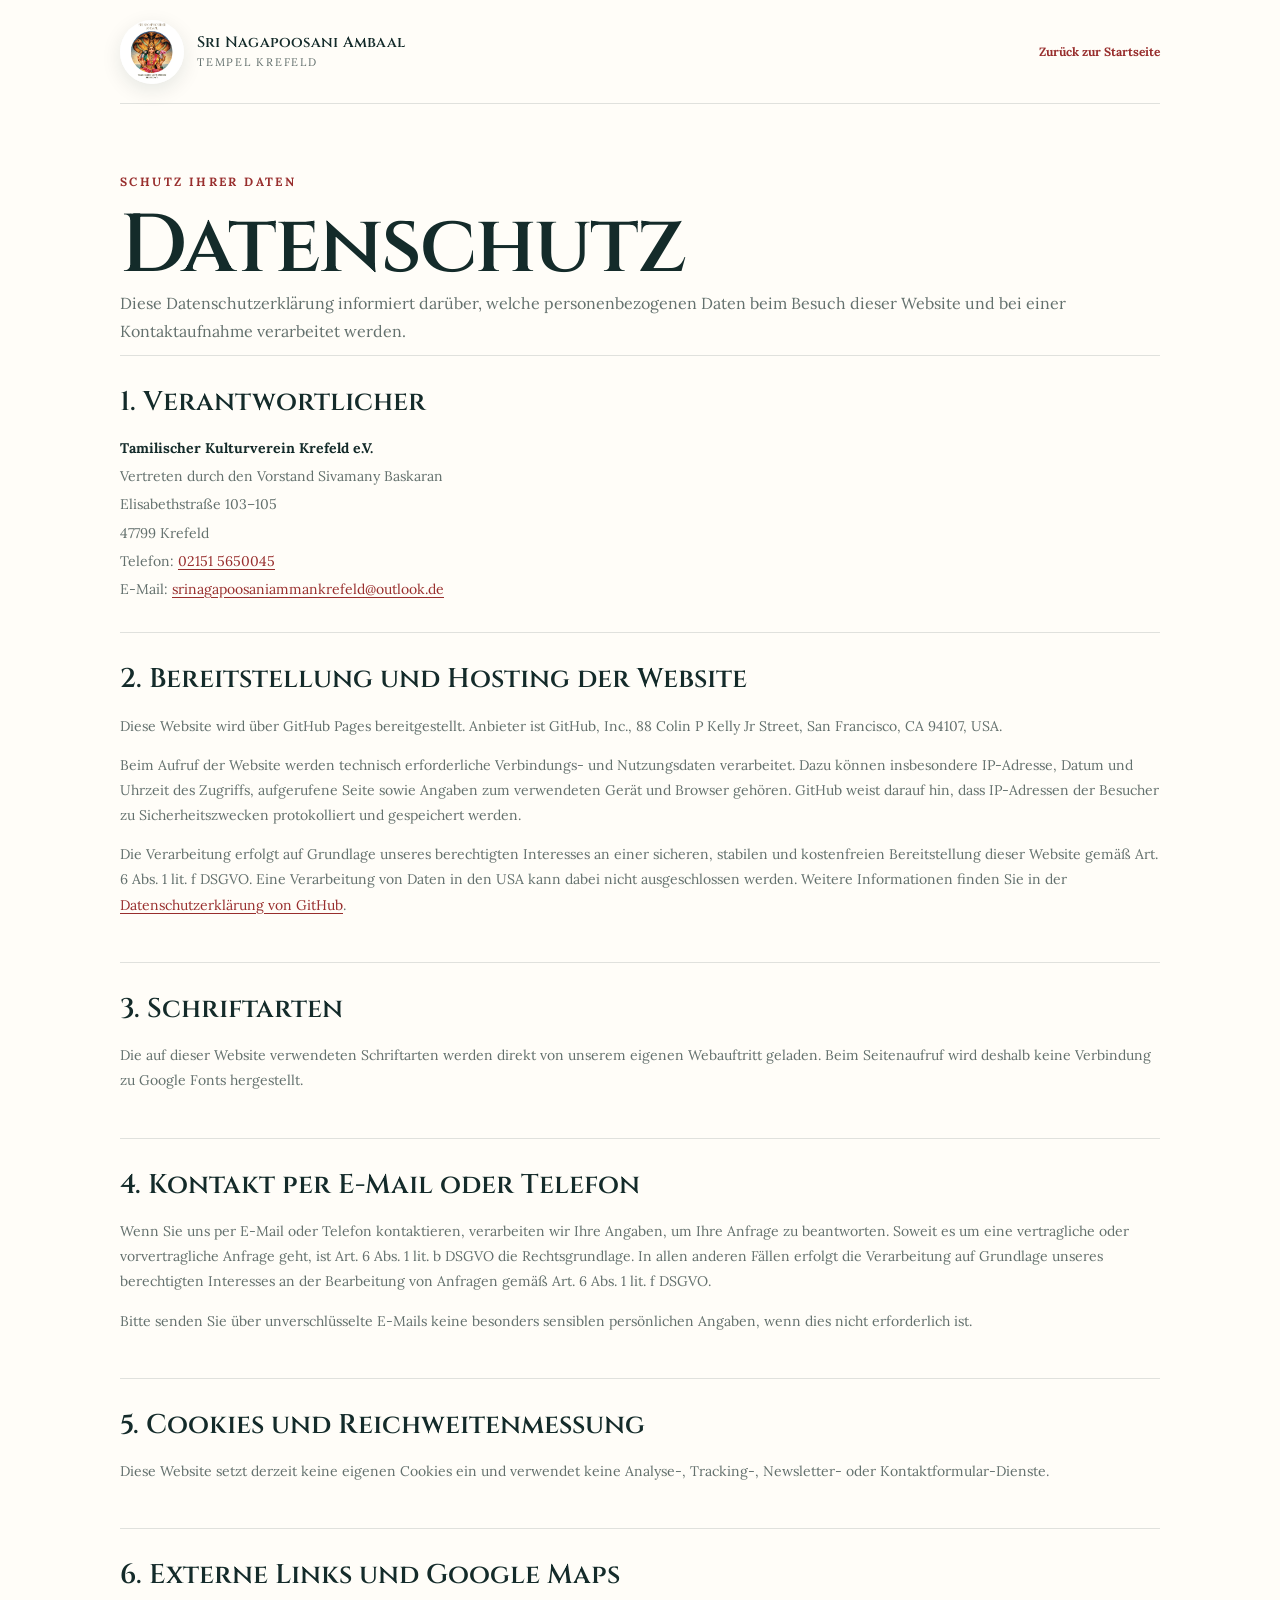
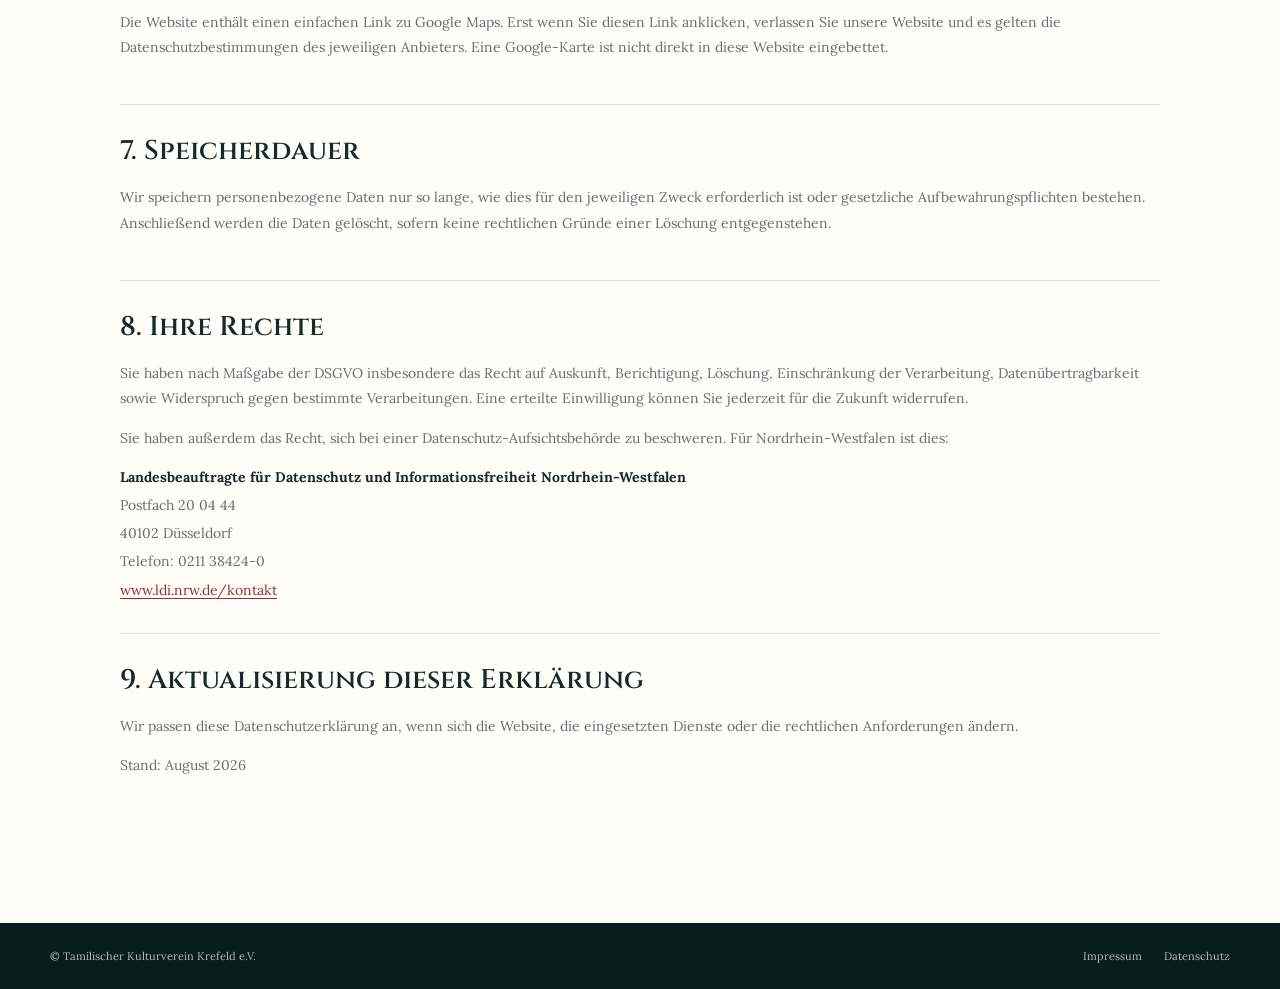
<file: datenschutz.html>
<!doctype html>
<html lang="de">
  <head>
    <meta charset="UTF-8" />
    <meta name="viewport" content="width=device-width, initial-scale=1.0" />
    <meta name="description" content="Datenschutzerklärung des Sri Nagapoosani Ambaal Tempels Krefeld." />
    <meta name="theme-color" content="#102f2e" />
    <title>Datenschutz | Sri Nagapoosani Ambaal Tempel Krefeld</title>
    <link rel="stylesheet" href="styles.css" />
  </head>
  <body class="legal-page">
    <a class="skip-link" href="#main-content">Zum Inhalt springen</a>

    <header class="legal-header">
      <a class="brand" href="index.html" aria-label="Zur Startseite">
        <img src="assets/logo.webp" alt="Logo des Sri Nagapoosani Ambaal Tempels Krefeld" />
        <span class="brand-name">
          <strong>Sri Nagapoosani Ambaal</strong>
          <small>Tempel Krefeld</small>
        </span>
      </a>
      <a class="back-link" href="index.html">Zurück zur Startseite</a>
    </header>

    <main class="legal-main" id="main-content">
      <p class="section-kicker">Schutz Ihrer Daten</p>
      <h1>Datenschutz</h1>
      <p class="legal-lead">Diese Datenschutzerklärung informiert darüber, welche personenbezogenen Daten beim Besuch dieser Website und bei einer Kontaktaufnahme verarbeitet werden.</p>

      <section class="legal-section">
        <h2>1. Verantwortlicher</h2>
        <div class="legal-address">
          <strong>Tamilischer Kulturverein Krefeld e.V.</strong>
          <span>Vertreten durch den Vorstand Sivamany Baskaran</span>
          <span>Elisabethstraße 103–105</span>
          <span>47799 Krefeld</span>
          <span>Telefon: <a href="tel:+4921515650045">02151 5650045</a></span>
          <span>E-Mail: <a href="mailto:srinagapoosaniammankrefeld@outlook.de">srinagapoosaniammankrefeld@outlook.de</a></span>
        </div>
      </section>

      <section class="legal-section">
        <h2>2. Bereitstellung und Hosting der Website</h2>
        <p>Diese Website wird über GitHub Pages bereitgestellt. Anbieter ist GitHub, Inc., 88 Colin P Kelly Jr Street, San Francisco, CA 94107, USA.</p>
        <p>Beim Aufruf der Website werden technisch erforderliche Verbindungs- und Nutzungsdaten verarbeitet. Dazu können insbesondere IP-Adresse, Datum und Uhrzeit des Zugriffs, aufgerufene Seite sowie Angaben zum verwendeten Gerät und Browser gehören. GitHub weist darauf hin, dass IP-Adressen der Besucher zu Sicherheitszwecken protokolliert und gespeichert werden.</p>
        <p>Die Verarbeitung erfolgt auf Grundlage unseres berechtigten Interesses an einer sicheren, stabilen und kostenfreien Bereitstellung dieser Website gemäß Art. 6 Abs. 1 lit. f DSGVO. Eine Verarbeitung von Daten in den USA kann dabei nicht ausgeschlossen werden. Weitere Informationen finden Sie in der <a href="https://docs.github.com/de/site-policy/privacy-policies/github-general-privacy-statement" target="_blank" rel="noreferrer">Datenschutzerklärung von GitHub</a>.</p>
      </section>

      <section class="legal-section">
        <h2>3. Schriftarten</h2>
        <p>Die auf dieser Website verwendeten Schriftarten werden direkt von unserem eigenen Webauftritt geladen. Beim Seitenaufruf wird deshalb keine Verbindung zu Google Fonts hergestellt.</p>
      </section>

      <section class="legal-section">
        <h2>4. Kontakt per E-Mail oder Telefon</h2>
        <p>Wenn Sie uns per E-Mail oder Telefon kontaktieren, verarbeiten wir Ihre Angaben, um Ihre Anfrage zu beantworten. Soweit es um eine vertragliche oder vorvertragliche Anfrage geht, ist Art. 6 Abs. 1 lit. b DSGVO die Rechtsgrundlage. In allen anderen Fällen erfolgt die Verarbeitung auf Grundlage unseres berechtigten Interesses an der Bearbeitung von Anfragen gemäß Art. 6 Abs. 1 lit. f DSGVO.</p>
        <p>Bitte senden Sie über unverschlüsselte E-Mails keine besonders sensiblen persönlichen Angaben, wenn dies nicht erforderlich ist.</p>
      </section>

      <section class="legal-section">
        <h2>5. Cookies und Reichweitenmessung</h2>
        <p>Diese Website setzt derzeit keine eigenen Cookies ein und verwendet keine Analyse-, Tracking-, Newsletter- oder Kontaktformular-Dienste.</p>
      </section>

      <section class="legal-section">
        <h2>6. Externe Links und Google Maps</h2>
        <p>Die Website enthält einen einfachen Link zu Google Maps. Erst wenn Sie diesen Link anklicken, verlassen Sie unsere Website und es gelten die Datenschutzbestimmungen des jeweiligen Anbieters. Eine Google-Karte ist nicht direkt in diese Website eingebettet.</p>
      </section>

      <section class="legal-section">
        <h2>7. Speicherdauer</h2>
        <p>Wir speichern personenbezogene Daten nur so lange, wie dies für den jeweiligen Zweck erforderlich ist oder gesetzliche Aufbewahrungspflichten bestehen. Anschließend werden die Daten gelöscht, sofern keine rechtlichen Gründe einer Löschung entgegenstehen.</p>
      </section>

      <section class="legal-section">
        <h2>8. Ihre Rechte</h2>
        <p>Sie haben nach Maßgabe der DSGVO insbesondere das Recht auf Auskunft, Berichtigung, Löschung, Einschränkung der Verarbeitung, Datenübertragbarkeit sowie Widerspruch gegen bestimmte Verarbeitungen. Eine erteilte Einwilligung können Sie jederzeit für die Zukunft widerrufen.</p>
        <p>Sie haben außerdem das Recht, sich bei einer Datenschutz-Aufsichtsbehörde zu beschweren. Für Nordrhein-Westfalen ist dies:</p>
        <div class="legal-address">
          <strong>Landesbeauftragte für Datenschutz und Informationsfreiheit Nordrhein-Westfalen</strong>
          <span>Postfach 20 04 44</span>
          <span>40102 Düsseldorf</span>
          <span>Telefon: 0211 38424-0</span>
          <span><a href="https://www.ldi.nrw.de/kontakt" target="_blank" rel="noreferrer">www.ldi.nrw.de/kontakt</a></span>
        </div>
      </section>

      <section class="legal-section">
        <h2>9. Aktualisierung dieser Erklärung</h2>
        <p>Wir passen diese Datenschutzerklärung an, wenn sich die Website, die eingesetzten Dienste oder die rechtlichen Anforderungen ändern.</p>
        <p>Stand: August 2026</p>
      </section>
    </main>

    <footer class="site-footer legal-footer">
      <div>
        <span>© Tamilischer Kulturverein Krefeld e.V.</span>
        <nav aria-label="Rechtliche Hinweise"><a href="impressum.html">Impressum</a><a href="datenschutz.html" aria-current="page">Datenschutz</a></nav>
      </div>
    </footer>
  </body>
</html>
</file>
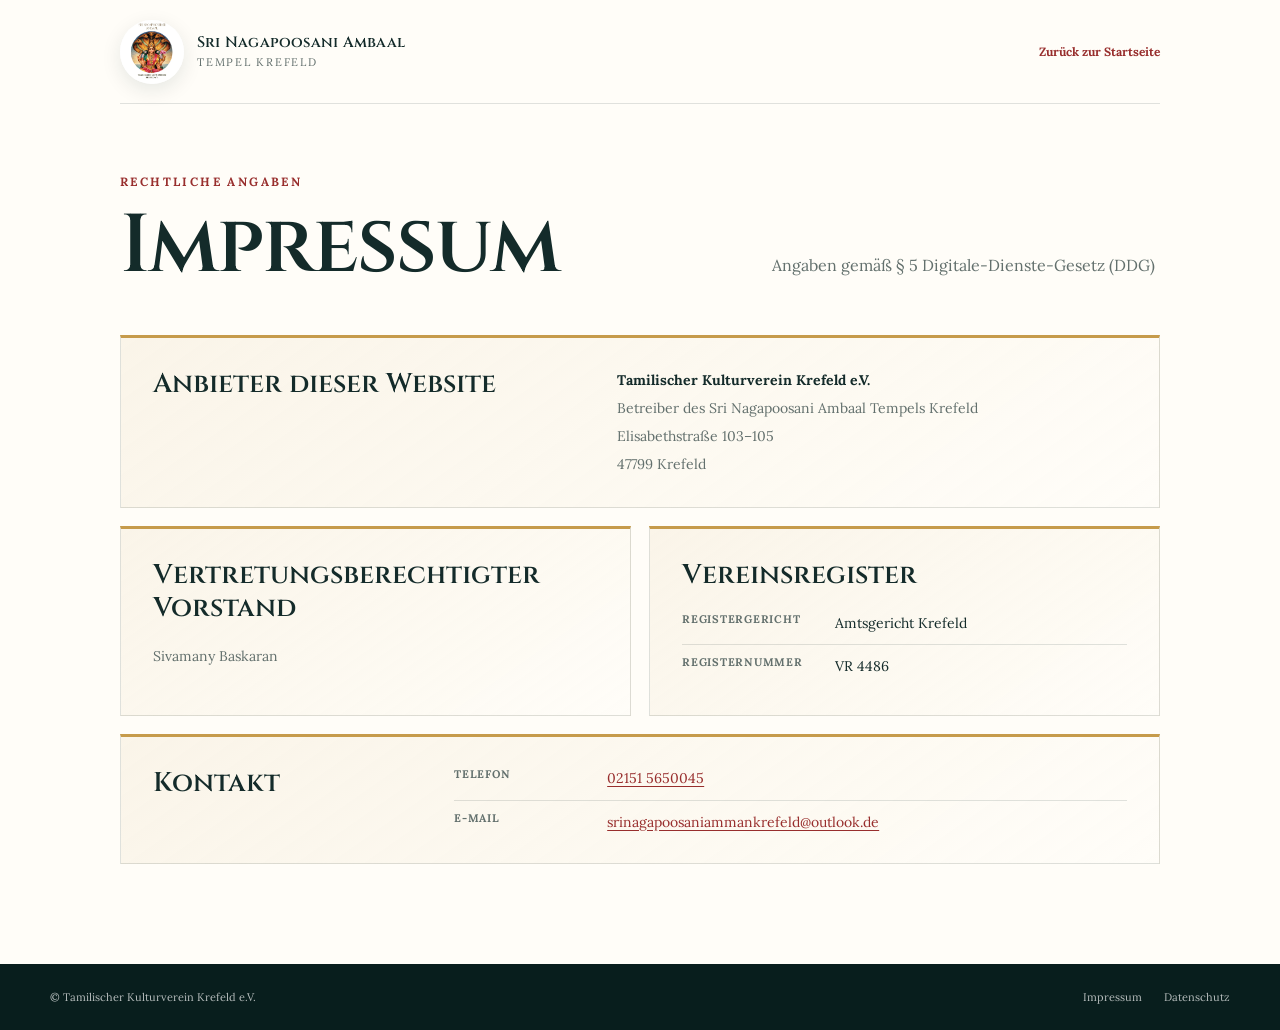
<file: impressum.html>
<!doctype html>
<html lang="de">
  <head>
    <meta charset="UTF-8" />
    <meta name="viewport" content="width=device-width, initial-scale=1.0" />
    <meta name="description" content="Impressum des Sri Nagapoosani Ambaal Tempels Krefeld." />
    <meta name="theme-color" content="#102f2e" />
    <title>Impressum | Sri Nagapoosani Ambaal Tempel Krefeld</title>
    <link rel="stylesheet" href="styles.css" />
  </head>
  <body class="legal-page">
    <a class="skip-link" href="#main-content">Zum Inhalt springen</a>

    <header class="legal-header">
      <a class="brand" href="index.html" aria-label="Zur Startseite">
        <img src="assets/logo.webp" alt="Logo des Sri Nagapoosani Ambaal Tempels Krefeld" />
        <span class="brand-name">
          <strong>Sri Nagapoosani Ambaal</strong>
          <small>Tempel Krefeld</small>
        </span>
      </a>
      <a class="back-link" href="index.html">Zurück zur Startseite</a>
    </header>

    <main class="legal-main" id="main-content">
      <div class="legal-hero">
        <div>
          <p class="section-kicker">Rechtliche Angaben</p>
          <h1>Impressum</h1>
        </div>
        <p class="legal-lead">Angaben gemäß § 5 Digitale-Dienste-Gesetz (DDG)</p>
      </div>

      <div class="legal-overview">
        <section class="legal-section legal-card legal-card-wide">
          <h2>Anbieter dieser Website</h2>
          <div class="legal-address">
            <strong>Tamilischer Kulturverein Krefeld e.V.</strong>
            <span>Betreiber des Sri Nagapoosani Ambaal Tempels Krefeld</span>
            <span>Elisabethstraße 103–105</span>
            <span>47799 Krefeld</span>
          </div>
        </section>

        <section class="legal-section legal-card">
          <h2>Vertretungsberechtigter Vorstand</h2>
          <p>Sivamany Baskaran</p>
        </section>

        <section class="legal-section legal-card">
          <h2>Vereinsregister</h2>
          <dl class="legal-details">
            <div><dt>Registergericht</dt><dd>Amtsgericht Krefeld</dd></div>
            <div><dt>Registernummer</dt><dd>VR 4486</dd></div>
          </dl>
        </section>

        <section class="legal-section legal-card legal-card-wide legal-contact-card">
          <h2>Kontakt</h2>
          <dl class="legal-details">
            <div><dt>Telefon</dt><dd><a href="tel:+4921515650045">02151 5650045</a></dd></div>
            <div><dt>E-Mail</dt><dd><a href="mailto:srinagapoosaniammankrefeld@outlook.de">srinagapoosaniammankrefeld@outlook.de</a></dd></div>
          </dl>
        </section>
      </div>
    </main>

    <footer class="site-footer legal-footer">
      <div>
        <span>© Tamilischer Kulturverein Krefeld e.V.</span>
        <nav aria-label="Rechtliche Hinweise"><a href="impressum.html" aria-current="page">Impressum</a><a href="datenschutz.html">Datenschutz</a></nav>
      </div>
    </footer>
  </body>
</html>
</file>
<file: styles.css>
@font-face {
  font-family: "Cinzel";
  src: url("fonts/cinzel-variable.ttf") format("truetype");
  font-style: normal;
  font-weight: 400 900;
  font-display: swap;
}
@font-face {
  font-family: "Lora";
  src: url("fonts/lora-variable.ttf") format("truetype");
  font-style: normal;
  font-weight: 400 700;
  font-display: swap;
}
@font-face {
  font-family: "Lora";
  src: url("fonts/lora-italic-variable.ttf") format("truetype");
  font-style: italic;
  font-weight: 400 700;
  font-display: swap;
}
@font-face {
  font-family: "Noto Sans Tamil";
  src: url("fonts/noto-sans-tamil.woff2") format("woff2");
  font-style: normal;
  font-weight: 400 600;
  font-display: swap;
}

:root {
  --ink: #142b2a;
  --deep: #0d2b2a;
  --deep-soft: #153d3a;
  --gold: #c69b4b;
  --gold-light: #e1c381;
  --red: #982e2d;
  --cream: #f9f2e5;
  --paper: #fffdf8;
  --muted: #63706d;
  --line: rgba(20, 43, 42, 0.13);
  --shadow: 0 24px 70px rgba(7, 31, 29, 0.18);
}

* { box-sizing: border-box; }
html { scroll-behavior: smooth; }
body {
  margin: 0;
  color: var(--ink);
  background: var(--paper);
  font-family: "Lora", Georgia, serif;
  -webkit-font-smoothing: antialiased;
}
html[lang="ta"] body { font-family: "Noto Sans Tamil", sans-serif; }
html[lang="ta"] :is(
  h1, h2, h3, .brand-name strong, .brand-name small, .desktop-nav a, .mobile-menu a,
  .eyebrow, .button, .image-caption span, .image-caption small, .section-kicker,
  .schedule-heading, .schedule-row, .schedule-note, .language, .site-footer
) { font-family: "Noto Sans Tamil", sans-serif; }
html[lang="ta"] .desktop-nav { gap: clamp(10px, 1.2vw, 22px); }
html[lang="ta"] .desktop-nav a { font-size: 12px; }
html[lang="ta"] .brand-name strong { line-height: 1.35; }
html[lang="ta"] .section-kicker { letter-spacing: 0.08em; }
html[lang="ta"] h1 { line-height: 1.26; letter-spacing: 0; }
html[lang="ta"] .section h2 { line-height: 1.3; letter-spacing: 0; }
html[lang="ta"] :is(.placeholder-grid h3, .offering-copy h3, .gallery-card h3, .legal-section h2, .legal-section h3) {
  line-height: 1.4;
  letter-spacing: 0;
}
body::selection { background: var(--gold-light); color: var(--deep); }
a { color: inherit; text-decoration: none; }
img { display: block; max-width: 100%; }
button { font: inherit; }

.skip-link {
  position: fixed; top: -100px; left: 20px; z-index: 1000;
  padding: 12px 18px; border-radius: 0 0 10px 10px;
  background: white; color: var(--deep);
}
.skip-link:focus { top: 0; }

.site-header {
  position: fixed; inset: 0 0 auto; z-index: 100;
  transition: background 180ms ease, box-shadow 180ms ease;
}
.site-header.scrolled {
  background: rgba(255, 253, 248, 0.96);
  box-shadow: 0 8px 34px rgba(8, 35, 33, 0.09);
  backdrop-filter: blur(12px);
}
.header-inner {
  width: min(1440px, calc(100% - 56px)); min-height: 100px; margin: 0 auto;
  display: flex; align-items: center; justify-content: space-between; gap: 30px;
}
.brand { display: flex; align-items: center; gap: 13px; min-width: 240px; }
.brand img {
  width: 72px; height: 72px; object-fit: contain; background: white;
  border-radius: 50%; box-shadow: 0 6px 20px rgba(10, 44, 41, 0.1);
}
.brand-name { display: flex; flex-direction: column; }
.brand-name strong { font: 600 15px/1.15 "Cinzel", serif; letter-spacing: 0.015em; }
.brand-name small { margin-top: 4px; color: var(--muted); font-size: 11px; letter-spacing: 0.16em; text-transform: uppercase; }
.desktop-nav { display: flex; align-items: center; justify-content: center; gap: clamp(16px, 2vw, 32px); }
.desktop-nav a { position: relative; font-size: 13px; font-weight: 600; }
.desktop-nav a::after {
  content: ""; position: absolute; left: 0; right: 100%; bottom: -8px; height: 2px;
  background: var(--gold); transition: right 160ms ease;
}
.desktop-nav a:hover::after, .desktop-nav a:focus-visible::after { right: 0; }
.header-actions { display: flex; align-items: center; gap: 14px; }
.header-socials { display: flex; align-items: center; gap: 6px; }
.header-socials a {
  width: 31px; height: 31px; display: grid; place-items: center; border-radius: 50%;
  color: var(--deep); border: 1px solid rgba(198, 155, 75, 0.46); background: rgba(255, 255, 255, 0.46);
  transition: color 160ms ease, background 160ms ease, transform 160ms ease;
}
.header-socials a:hover { color: white; background: var(--deep); transform: translateY(-2px); }
.header-socials svg { width: 15px; height: 15px; fill: currentColor; stroke: currentColor; stroke-width: 1.7; }
.header-socials svg rect, .header-socials svg circle { fill: none; }
.header-socials svg .social-dot, .header-socials svg .social-play { fill: currentColor; stroke: none; }
.language-switcher {
  display: flex; align-items: center; gap: 7px; padding: 9px 12px;
  border: 1px solid rgba(20, 43, 42, 0.14); border-radius: 999px;
  background: rgba(255, 255, 255, 0.56); font-size: 11px;
}
.language { border: 0; padding: 0; color: var(--ink); background: transparent; cursor: pointer; }
.language.active { color: var(--red); font-weight: 800; }
.language.pending { opacity: 0.62; }
.language:focus-visible { outline: 2px solid var(--gold); outline-offset: 4px; }
.menu-button { display: none; width: 42px; height: 42px; border: 0; border-radius: 50%; background: var(--deep); padding: 12px; }
.menu-button span { display: block; height: 2px; margin: 4px 0; background: white; }
.mobile-menu, .mobile-social-links { display: none; }

.hero {
  position: relative; min-height: 100svh; overflow: hidden;
  background: radial-gradient(circle at 12% 20%, rgba(216, 184, 117, 0.22), transparent 28%), linear-gradient(110deg, #fffdf8 0%, #fbf4e7 48%, #eae4d8 100%);
}
.hero::before {
  content: ""; position: absolute; top: -16vw; right: -13vw;
  width: 57vw; height: 57vw; border: 1px solid rgba(198, 155, 75, 0.28); border-radius: 50%;
  box-shadow: 0 0 0 38px rgba(198, 155, 75, 0.04), 0 0 0 82px rgba(198, 155, 75, 0.03);
}
.hero-pattern {
  position: absolute; inset: 0; opacity: 0.12;
  background-image: repeating-linear-gradient(45deg, transparent 0 48px, rgba(198, 155, 75, 0.18) 49px 50px);
  mask-image: linear-gradient(to right, black, transparent 50%);
}
.hero-content {
  position: relative; z-index: 2; width: min(1320px, calc(100% - 80px)); min-height: 100svh;
  margin: 0 auto; padding: 145px 0 90px; display: grid;
  grid-template-columns: minmax(0, 0.96fr) minmax(420px, 0.8fr); align-items: center;
  gap: clamp(40px, 7vw, 110px);
}
.hero-copy { max-width: 710px; }
.eyebrow, .section-kicker {
  margin: 0 0 22px; color: var(--red); font-size: 12px; font-weight: 700;
  letter-spacing: 0.2em; text-transform: uppercase;
}
.eyebrow { font-family: "Noto Sans Tamil", "Lora", serif; }
h1, h2, h3 { margin: 0; }
h1 {
  max-width: 690px; font: 600 clamp(49px, 5.4vw, 82px)/1.02 "Cinzel", serif;
  letter-spacing: -0.025em; text-wrap: balance;
}
.hero-lead {
  max-width: 620px; margin: 29px 0 0; color: var(--deep-soft);
  font: 600 clamp(19px, 1.7vw, 26px)/1.42 "Lora", Georgia, serif;
}
.hero-detail { max-width: 580px; margin: 18px 0 0; color: var(--muted); font-size: 15px; line-height: 1.75; }
.hero-buttons { display: flex; flex-wrap: wrap; gap: 12px; margin-top: 34px; }
.button {
  min-height: 52px; display: inline-flex; align-items: center; justify-content: center;
  padding: 0 24px; border-radius: 4px; font-size: 13px; font-weight: 700;
  letter-spacing: 0.01em;
  transition: transform 160ms ease, box-shadow 160ms ease, background 160ms ease, border-color 160ms ease;
}
.button:hover { transform: translateY(-2px); }
.button-primary { border: 1px solid rgba(225, 195, 129, 0.38); background: var(--deep); color: white; box-shadow: 0 12px 28px rgba(13, 43, 42, 0.2); }
.button-primary:hover { border-color: var(--gold-light); background: #164640; box-shadow: 0 15px 34px rgba(13, 43, 42, 0.26); }
.button-secondary { border: 1px solid rgba(20, 43, 42, 0.3); color: var(--deep); background: rgba(255, 255, 255, 0.34); }
.hero-address { display: flex; align-items: center; gap: 10px; margin-top: 30px; color: var(--muted); font-size: 12px; }
.address-mark { color: var(--red); font-size: 22px; }
.hero-visual { position: relative; justify-self: end; width: min(100%, 530px); }
.image-frame {
  position: relative; aspect-ratio: 0.76; overflow: hidden; border-radius: 48% 48% 6px 6px;
  border: 8px solid rgba(255, 255, 255, 0.82); box-shadow: var(--shadow); background: #193b49;
}
.image-frame::after { content: ""; position: absolute; inset: 0; box-shadow: inset 0 0 0 1px rgba(255, 223, 154, 0.28); pointer-events: none; }
.image-frame img { width: 100%; height: 100%; object-fit: cover; object-position: 50% 35%; }
.image-caption {
  position: relative; width: calc(100% - 24px); margin: 14px auto 0; padding: 25px 24px 22px;
  display: flex; flex-direction: column; align-items: center; overflow: hidden;
  color: white; text-align: center;
  border: 1px solid rgba(225, 195, 129, 0.38); border-top: 3px solid var(--gold);
  background: linear-gradient(135deg, #0d2b2a 0%, #17423e 100%);
  box-shadow: 0 16px 34px rgba(8, 33, 31, 0.17);
}
.image-caption::before {
  content: "◆"; position: absolute; top: 7px; left: 50%; transform: translateX(-50%);
  color: var(--gold-light); font-size: 8px;
}
.image-caption span {
  font: 600 24px/1.15 "Cinzel", serif;
  letter-spacing: 0.025em; text-shadow: 0 2px 12px rgba(0, 0, 0, 0.2);
}
.image-caption small {
  margin-top: 8px; color: var(--gold-light);
  font: italic 600 15px/1.35 "Lora", Georgia, serif; letter-spacing: 0.025em;
}
.scroll-cue {
  position: absolute; z-index: 3; left: 50%; bottom: 24px; transform: translateX(-50%);
  display: flex; align-items: center; gap: 10px; color: var(--muted);
  font-size: 10px; letter-spacing: 0.16em; text-transform: uppercase;
}
.scroll-cue b { color: var(--red); font-size: 20px; }

.section { padding: 110px 0; scroll-margin-top: 92px; }
.section-inner { width: min(1180px, calc(100% - 56px)); margin: 0 auto; }
.split { display: grid; grid-template-columns: 1fr 0.9fr; gap: 80px; align-items: end; }
html[lang="ta"] .intro-section .split { align-items: start; }
#termine .split { align-items: start; }

@media (min-width: 821px) {
  #termine .section-inner { width: min(1320px, calc(100% - 56px)); }
  #termine .split {
    grid-template-columns: minmax(0, 1fr) minmax(0, 1.2fr);
    gap: 64px;
  }
}
@media (min-width: 821px) and (max-width: 1040px) {
  #termine .split { grid-template-columns: 1fr; gap: 28px; }
}
@media (min-width: 1440px) {
  #termine .schedule-panel {
    position: relative;
    left: 24px;
    width: calc(100% + 24px);
  }
}
.section h2 { font: 600 clamp(36px, 4.1vw, 58px)/1.08 "Cinzel", serif; letter-spacing: -0.018em; }
.section h2::after {
  content: ""; display: block; width: 62px; height: 2px; margin-top: 20px;
  background: linear-gradient(90deg, var(--gold), rgba(198, 155, 75, 0));
}
.vision-section h2::after { margin-left: auto; margin-right: auto; background: linear-gradient(90deg, transparent, var(--gold-light), transparent); }
.section-intro, .narrow > p { margin: 0; color: var(--muted); line-height: 1.8; }
.section-intro p { margin: 0; }
.section-intro p + p { margin-top: 18px; }
.section-soft { background: var(--cream); }
.placeholder-grid { display: grid; gap: 18px; margin-top: 50px; }
.placeholder-grid.three { grid-template-columns: repeat(3, 1fr); }
.placeholder-grid article {
  position: relative; padding: 32px; border: 1px solid var(--line); border-top: 2px solid rgba(198, 155, 75, 0.7);
  background: rgba(255, 255, 255, 0.58); box-shadow: 0 16px 38px rgba(13, 43, 42, 0.07);
  transition: transform 180ms ease, box-shadow 180ms ease;
}
.placeholder-grid article:hover { transform: translateY(-3px); box-shadow: 0 22px 48px rgba(13, 43, 42, 0.11); }
.pooja-accent { display: block; width: 42px; height: 2px; background: var(--gold); }
.placeholder-grid h3 { margin-top: 30px; font: 600 22px/1.2 "Cinzel", serif; letter-spacing: 0.01em; }
.placeholder-grid p { color: var(--muted); font-size: 13px; }
.placeholder-grid p + p { margin-top: 14px; }
.placeholder-grid strong { color: var(--ink); }
.offering-feature {
  position: relative;
  display: grid;
  grid-template-columns: 74px minmax(0, 1fr) 220px;
  gap: 30px;
  align-items: center;
  margin-top: 28px;
  padding: 34px 38px;
  overflow: hidden;
  color: white;
  border: 1px solid rgba(217, 181, 105, 0.36);
  border-left: 4px solid var(--gold);
  background:
    radial-gradient(circle at 95% 10%, rgba(198, 155, 75, 0.18), transparent 34%),
    linear-gradient(135deg, #123735, var(--deep));
  box-shadow: 0 20px 46px rgba(13, 43, 42, 0.16);
}
.offering-feature::after {
  content: "";
  position: absolute;
  width: 170px;
  height: 170px;
  right: -92px;
  bottom: -104px;
  border: 1px solid rgba(217, 181, 105, 0.2);
  border-radius: 50%;
}
.offering-symbol {
  display: grid;
  place-items: center;
  width: 64px;
  height: 64px;
  border: 1px solid rgba(217, 181, 105, 0.55);
  border-radius: 50%;
  color: var(--gold-light);
  background: rgba(255, 255, 255, 0.05);
  box-shadow: inset 0 0 0 6px rgba(217, 181, 105, 0.06);
}
.offering-symbol span { font: 600 27px/1 "Lora", serif; }
.offering-copy { position: relative; z-index: 1; }
.offering-copy .section-kicker { margin-bottom: 10px; color: var(--gold-light); }
.offering-copy h3 { margin: 0 0 13px; font: 600 27px/1.18 "Cinzel", serif; }
.offering-copy p { margin: 0; color: rgba(255, 255, 255, 0.72); font-size: 13px; line-height: 1.7; }
.offering-copy p + p { margin-top: 8px; }
.offering-status {
  position: relative;
  z-index: 1;
  display: flex;
  flex-direction: column;
  gap: 7px;
  padding-left: 24px;
  border-left: 1px solid rgba(217, 181, 105, 0.32);
}
.offering-status span { color: var(--gold-light); font-size: 10px; font-weight: 700; letter-spacing: 0.12em; text-transform: uppercase; }
.offering-status strong { color: white; font: 600 15px/1.4 "Cinzel", serif; }
.schedule-panel {
  padding: 10px 18px 18px; border: 1px solid var(--line); border-top: 3px solid var(--gold);
  background: linear-gradient(145deg, rgba(255, 253, 248, 0.92), rgba(249, 242, 229, 0.72));
  box-shadow: 0 18px 44px rgba(13, 43, 42, 0.08);
}
.schedule-heading, .schedule-row {
  display: grid;
  grid-template-columns: minmax(0, 1.12fr) minmax(0, 1fr) minmax(0, 0.92fr) minmax(0, 1.18fr);
  gap: 16px;
  align-items: center;
  padding: 14px 4px;
  border-bottom: 1px solid var(--line);
}
.schedule-heading {
  color: var(--muted);
  font-size: 10px;
  font-weight: 700;
  letter-spacing: 0.12em;
  text-transform: uppercase;
}
.schedule-row { min-height: 64px; font-size: 13px; font-variant-numeric: tabular-nums; }
.schedule-heading > *, .schedule-row > * { min-width: 0; }
.schedule-row span { color: var(--muted); }
.schedule-row > span {
  justify-self: start;
  white-space: nowrap;
  text-align: left;
}
.schedule-heading > span:last-child, .schedule-row > span:last-child {
  justify-self: end;
  text-align: right;
}
.schedule-row > span:last-child { color: var(--deep); font-weight: 700; }
.schedule-row.holy-day {
  position: relative;
  color: var(--deep);
  background: linear-gradient(90deg, rgba(225, 195, 129, 0.3), rgba(225, 195, 129, 0.1));
}
.schedule-row.holy-day::before {
  content: "";
  position: absolute;
  top: 0;
  bottom: 0;
  left: -19px;
  width: 4px;
  background: var(--gold);
}
.schedule-row.holy-day strong {
  display: flex; flex-direction: column; align-items: flex-start; gap: 4px;
}
.schedule-row.holy-day strong::after {
  content: "✦ Heiliger Tag"; display: inline-flex; padding: 2px 5px; white-space: nowrap;
  color: #80601b; border: 1px solid rgba(198, 155, 75, 0.42); background: rgba(255, 253, 248, 0.52);
  font-size: 7px; font-weight: 700; letter-spacing: 0.07em; text-transform: uppercase;
}
html[lang="en"] .schedule-row.holy-day strong::after { content: "✦ Holy Day"; }
.schedule-row.holy-day span { color: var(--deep); font-weight: 700; }
.schedule-note { margin: 18px 0 0; color: var(--muted); font-size: 12px; line-height: 1.6; }
.announcement-card {
  display: grid;
  grid-template-columns: 42px 1fr auto;
  align-items: center;
  gap: 13px;
  margin-top: 18px;
  padding: 13px 15px;
  border: 1px solid rgba(198, 155, 75, 0.38);
  background: linear-gradient(120deg, rgba(255, 253, 248, 0.92), rgba(225, 195, 129, 0.18));
  box-shadow: 0 10px 24px rgba(13, 43, 42, 0.07);
  transition: transform 180ms ease, border-color 180ms ease, box-shadow 180ms ease, background 180ms ease;
}
.announcement-card:hover {
  transform: translateY(-2px);
  border-color: rgba(198, 155, 75, 0.75);
  background: linear-gradient(120deg, rgba(255, 253, 248, 1), rgba(225, 195, 129, 0.3));
  box-shadow: 0 15px 32px rgba(13, 43, 42, 0.12);
}
.announcement-icon {
  display: grid;
  place-items: center;
  width: 42px;
  height: 42px;
  border: 1px solid rgba(198, 155, 75, 0.42);
  border-radius: 50%;
  color: #8a671f;
  background: rgba(225, 195, 129, 0.18);
}
.announcement-icon svg { width: 20px; height: 20px; fill: none; stroke: currentColor; stroke-width: 1.5; stroke-linecap: round; stroke-linejoin: round; }
.announcement-copy { display: flex; flex-direction: column; gap: 3px; min-width: 0; }
.announcement-copy strong { color: var(--deep); font-size: 12px; letter-spacing: 0.02em; }
.announcement-copy small { color: var(--muted); font-size: 10px; line-height: 1.4; }
.announcement-arrow { color: #8a671f; font-size: 19px; transition: transform 180ms ease; }
.announcement-card:hover .announcement-arrow { transform: translate(2px, -2px); }
.section-dark { color: white; background: var(--deep); }
.section-dark .section-kicker { color: var(--gold-light); }
.section-dark .section-intro { color: rgba(255, 255, 255, 0.68); }
.visit-intro { display: grid; grid-template-columns: 1fr 1fr; gap: 22px 80px; align-items: end; }
.visit-intro .section-kicker { grid-column: 1 / -1; margin-bottom: 0; }
.visit-intro > p:last-child { margin: 0; color: rgba(255, 255, 255, 0.68); line-height: 1.8; }
.visit-list { display: grid; grid-template-columns: repeat(3, 1fr); gap: 1px; margin-top: 58px; background: rgba(255, 255, 255, 0.14); }
.visit-list article { position: relative; min-height: 138px; padding: 34px 28px 28px; background: var(--deep); }
.visit-list article::before { content: ""; position: absolute; top: 24px; left: 28px; width: 28px; height: 2px; background: var(--gold-light); }
.visit-list p { margin: 26px 0 0; color: rgba(255, 255, 255, 0.78); font-size: 13px; line-height: 1.65; }
.gallery-placeholder {
  min-height: 340px; margin-top: 44px; display: grid; place-items: center; padding: 30px;
  color: var(--muted); text-align: center; border: 1px dashed rgba(20, 43, 42, 0.26);
  background: linear-gradient(145deg, #f8f0df, #e9e3d8);
}
.gallery-grid { display: grid; grid-template-columns: repeat(2, minmax(0, 1fr)); gap: 20px; margin-top: 44px; }
.gallery-card {
  display: grid; grid-template-rows: auto 1fr; margin: 0; overflow: hidden;
  border-top: 3px solid var(--gold); background: var(--deep); box-shadow: 0 20px 48px rgba(13, 43, 42, 0.15);
}
.gallery-card img { width: 100%; aspect-ratio: 4 / 3; object-fit: cover; }
.gallery-card img.moolasthanam-gallery { object-position: 67% 42%; }
.gallery-card img.festtage-gallery { object-position: 50% 47%; }
.gallery-card figcaption { padding: 34px 32px 38px; color: white; }
.gallery-card figcaption > span { color: var(--gold-light); font-size: 10px; font-weight: 700; letter-spacing: 0.14em; text-transform: uppercase; }
.gallery-card h3 { margin: 13px 0 15px; font: 600 27px/1.16 "Cinzel", serif; }
.gallery-card p { margin: 0; color: rgba(255, 255, 255, 0.7); font-size: 13px; line-height: 1.75; }
.gallery-lead { max-width: 650px; margin: 22px 0 0; color: var(--muted); line-height: 1.75; }
.gallery-rail-heading {
  display: flex;
  align-items: center;
  justify-content: space-between;
  gap: 24px;
  margin-top: 42px;
}
.gallery-rail-heading p {
  margin: 0;
  color: var(--deep);
  font: 600 17px/1.35 "Cinzel", serif;
}
.gallery-rail-controls { display: flex; gap: 8px; }
.gallery-rail-controls button {
  width: 42px;
  height: 42px;
  display: grid;
  place-items: center;
  padding: 0;
  color: var(--deep);
  border: 1px solid rgba(198, 155, 75, 0.52);
  border-radius: 50%;
  background: var(--paper);
  cursor: pointer;
  transition: color 160ms ease, background 160ms ease, transform 160ms ease;
}
.gallery-rail-controls button:hover { color: white; background: var(--deep); transform: translateY(-2px); }
.gallery-rail {
  display: grid;
  grid-auto-flow: column;
  grid-auto-columns: minmax(250px, 28%);
  gap: 16px;
  margin-top: 16px;
  padding: 0 0 14px;
  overflow-x: auto;
  overscroll-behavior-inline: contain;
  scroll-behavior: smooth;
  scroll-snap-type: inline mandatory;
  scrollbar-width: none;
}
.gallery-rail::-webkit-scrollbar { display: none; }
.gallery-slide {
  position: relative;
  height: 310px;
  min-width: 0;
  padding: 0;
  overflow: hidden;
  color: white;
  text-align: left;
  border: 0;
  background: var(--deep);
  box-shadow: 0 16px 36px rgba(13, 43, 42, 0.13);
  cursor: zoom-in;
  scroll-snap-align: start;
}
.gallery-slide-wide { grid-column: span 1; }
.gallery-slide img {
  width: 100%;
  height: 100%;
  object-fit: cover;
  transition: transform 450ms ease, filter 450ms ease;
}
.gallery-slide:nth-child(1) img { object-position: 50% 48%; }
.gallery-slide:nth-child(2) img { object-position: 50% 52%; }
.gallery-slide:nth-child(3) img { object-position: 53% 52%; }
.gallery-slide:nth-child(4) img { object-position: 50% 48%; }
.gallery-slide:nth-child(5) img { object-position: 50% 54%; }
.gallery-slide:nth-child(6) img { object-position: 50% 52%; }
.gallery-slide::after {
  content: "";
  position: absolute;
  inset: 0;
  pointer-events: none;
  background: linear-gradient(180deg, transparent 52%, rgba(7, 29, 28, 0.88));
}

.gallery-slide small {
  position: absolute;
  z-index: 2;
  top: 14px;
  left: 14px;
  max-width: calc(100% - 28px);
  padding: 7px 10px 6px;
  color: var(--deep);
  border: 1px solid rgba(197, 151, 65, 0.42);
  border-radius: 999px;
  background: rgba(255, 250, 239, 0.92);
  box-shadow: 0 5px 16px rgba(7, 29, 28, 0.12);
  font: 700 11px/1.15 "Cinzel", serif;
  letter-spacing: 0.06em;
  text-transform: uppercase;
}
.gallery-slide span {
  position: absolute;
  z-index: 1;
  left: 0;
  right: 0;
  bottom: 0;
  padding: 32px 25px 22px;
  color: white;
  font: 600 16px/1.35 "Cinzel", serif;
  letter-spacing: 0.01em;
}
.gallery-slide:hover img, .gallery-slide:focus-visible img { transform: scale(1.035); filter: saturate(1.08); }
.gallery-slide:focus-visible { outline: 3px solid var(--gold); outline-offset: -3px; }
.gallery-lightbox {
  position: fixed;
  inset: 0;
  width: min(1120px, calc(100vw - 48px));
  max-width: none;
  height: min(850px, calc(100vh - 48px));
  max-height: none;
  margin: auto;
  padding: 0;
  overflow: hidden;
  color: white;
  border: 1px solid rgba(225, 195, 129, 0.34);
  background: #071d1c;
  box-shadow: 0 36px 120px rgba(0, 0, 0, 0.58);
}
.gallery-lightbox::backdrop { background: rgba(3, 16, 15, 0.88); backdrop-filter: blur(8px); }
.gallery-lightbox figure {
  height: 100%;
  display: grid;
  grid-template-rows: minmax(0, 1fr) auto;
  margin: 0;
}
.gallery-lightbox figure img { width: 100%; height: 100%; object-fit: contain; }
.gallery-lightbox figcaption {
  display: flex;
  align-items: center;
  justify-content: space-between;
  gap: 20px;
  min-height: 72px;
  padding: 18px 84px;
  border-top: 1px solid rgba(255, 255, 255, 0.1);
  background: var(--deep);
}
.gallery-lightbox figcaption span { font: 600 16px/1.35 "Cinzel", serif; }
.gallery-lightbox figcaption small { color: var(--gold-light); font-size: 12px; letter-spacing: 0.12em; }
.gallery-lightbox-close, .gallery-lightbox-nav {
  position: absolute;
  z-index: 2;
  display: grid;
  place-items: center;
  padding: 0;
  color: white;
  border: 1px solid rgba(255, 255, 255, 0.25);
  border-radius: 50%;
  background: rgba(7, 29, 28, 0.72);
  cursor: pointer;
  backdrop-filter: blur(8px);
  transition: color 160ms ease, background 160ms ease, transform 160ms ease;
}
.gallery-lightbox-close:hover, .gallery-lightbox-nav:hover { color: var(--deep); background: var(--gold-light); transform: scale(1.04); }
.gallery-lightbox-close { top: 18px; right: 18px; width: 46px; height: 46px; font-size: 29px; }
.gallery-lightbox-nav { top: 50%; width: 50px; height: 50px; font-size: 20px; transform: translateY(-50%); }
.gallery-lightbox-nav:hover { transform: translateY(-50%) scale(1.04); }
.gallery-lightbox-prev { left: 18px; }
.gallery-lightbox-next { right: 18px; }
.vision-section { color: white; text-align: center; background: linear-gradient(rgba(13, 43, 42, 0.94), rgba(13, 43, 42, 0.94)), #0d2b2a; }
.narrow { max-width: 820px; }
.narrow > p { margin: 26px auto 0; color: rgba(255, 255, 255, 0.7); }
.status-pill { display: inline-flex; margin-top: 30px; padding: 10px 14px; color: var(--gold-light); border: 1px solid rgba(225, 195, 129, 0.38); border-radius: 999px; font-size: 11px; letter-spacing: 0.08em; text-transform: uppercase; }
.support-section {
  background:
    radial-gradient(circle at 8% 8%, rgba(198, 155, 75, 0.12), transparent 28%),
    linear-gradient(145deg, #fffdf8, #f8f0e2);
}
.support-heading { max-width: 850px; margin: 0 auto; text-align: center; }
.support-heading h2::after {
  margin-right: auto; margin-left: auto;
  background: linear-gradient(90deg, transparent, var(--gold), transparent);
}
.support-heading > p:last-child { margin: 26px auto 0; color: var(--muted); font-size: 15px; line-height: 1.8; }
.support-grid { display: grid; grid-template-columns: repeat(2, minmax(0, 1fr)); gap: 24px; margin-top: 54px; }
.support-card {
  position: relative; display: flex; flex-direction: column; min-width: 0; padding: 40px;
  border: 1px solid rgba(20, 43, 42, 0.13); border-top: 4px solid var(--gold);
  background: rgba(255, 253, 248, 0.91); box-shadow: 0 24px 55px rgba(13, 43, 42, 0.1);
}
.support-card-future { border-top-color: var(--deep); }
.support-label {
  margin: 0 0 15px; color: var(--red); font-size: 10px; font-weight: 800;
  letter-spacing: 0.13em; text-transform: uppercase;
}
.support-card h3 { font: 600 clamp(25px, 2.3vw, 34px)/1.18 "Cinzel", serif; text-wrap: balance; }
.support-card > p:not(.support-label, .allocation-note) { margin: 22px 0 0; color: var(--muted); font-size: 13px; line-height: 1.78; }
.support-card > p + p:not(.support-label) { margin-top: 13px; }
.allocation-note {
  margin: 18px 0 0; padding: 16px 18px; color: var(--deep);
  border: 1px solid rgba(166, 45, 45, 0.18); border-left: 4px solid var(--red);
  background: linear-gradient(135deg, #ead39a, #f7ead0);
  box-shadow: 0 9px 22px rgba(13, 43, 42, 0.08);
  font-size: 12px; font-weight: 600; line-height: 1.65;
}
.donation-purpose {
  display: flex; flex-wrap: wrap; align-items: center; justify-content: space-between; gap: 8px 18px;
  margin-top: auto; padding: 17px 18px; border: 1px solid rgba(198, 155, 75, 0.38);
  background: #fbf3e3;
}
.donation-purpose span { color: var(--muted); font-size: 10px; font-weight: 700; letter-spacing: 0.09em; text-transform: uppercase; }
.donation-purpose strong { color: var(--red); font-size: 13px; overflow-wrap: anywhere; }
.bank-details { margin-top: 14px; padding: 24px; color: white; background: linear-gradient(135deg, #0d2b2a, #17423e); }
.bank-details h4 { margin: 0 0 17px; color: var(--gold-light); font: 600 16px/1.3 "Cinzel", serif; }
.bank-details dl { margin: 0; }
.bank-details dl > div { display: grid; grid-template-columns: 104px minmax(0, 1fr); gap: 12px; padding: 7px 0; }
.bank-details dt { color: rgba(255, 255, 255, 0.58); font-size: 10px; font-weight: 700; letter-spacing: 0.07em; text-transform: uppercase; }
.bank-details dd { min-width: 0; margin: 0; font-size: 12px; font-weight: 600; line-height: 1.5; overflow-wrap: anywhere; }
.donation-hint { max-width: 920px; margin: 26px auto 0; color: var(--muted); text-align: center; font-size: 11px; line-height: 1.75; }
.contact-section { background: #f7f1e6; }
.contact-section .section-kicker { margin-bottom: 14px; }
.contact-section h2 { font-size: clamp(30px, 3vw, 42px); }
html[lang="ta"] .contact-section h2 { line-height: 1.3; }
.contact-section h2::after { display: none; }
.contact-grid { display: grid; grid-template-columns: 1.25fr 0.9fr auto; align-items: end; gap: 60px; }
.contact-grid > div:first-child { width: min(560px, 100%); }
.contact-grid > div:first-child > p:not(.section-kicker) { text-align: center; }
.contact-grid p { color: var(--muted); }
.contact-logo { display: block; width: 82px; height: 82px; object-fit: contain; margin: 24px auto 16px; border-radius: 50%; background: rgba(255,253,248,.78); box-shadow: 0 10px 28px rgba(13,43,42,.10); }
.route-planner-button { cursor: pointer; font-family: inherit; }
.route-dialog {
  width: min(460px, calc(100vw - 32px)); padding: 0; border: 0; border-radius: 16px;
  color: var(--ink); background: transparent; box-shadow: 0 28px 80px rgba(7, 31, 29, 0.3);
}
.route-dialog::backdrop { background: rgba(5, 25, 24, 0.58); backdrop-filter: blur(4px); }
.route-dialog-panel { position: relative; padding: 34px; background: var(--paper); border-top: 3px solid var(--gold); }
.route-dialog .section-kicker { margin-bottom: 10px; }
.route-dialog h2 { margin: 0; font: 600 30px/1.15 "Cinzel", serif; }
html[lang="ta"] .route-dialog h2 { font-family: "Noto Sans Tamil", sans-serif; line-height: 1.35; }
.route-dialog-copy { margin: 12px 0 22px; color: var(--muted); line-height: 1.6; }
.route-dialog-close {
  position: absolute; top: 14px; right: 14px; width: 38px; height: 38px; border: 1px solid var(--line);
  border-radius: 50%; background: transparent; color: var(--deep); cursor: pointer; font-size: 25px; line-height: 1;
}
.route-options { display: grid; gap: 10px; }
.route-options a {
  min-height: 52px; display: flex; align-items: center; padding: 0 18px; border: 1px solid var(--line);
  border-radius: 8px; background: white; color: var(--deep); font-weight: 700; transition: transform 160ms ease, border-color 160ms ease, background 160ms ease;
}
.route-options a:hover, .route-options a:focus-visible { transform: translateY(-1px); border-color: var(--gold); background: var(--cream); }
@media (min-width: 821px) {
  html[lang="ta"] .contact-logo { transform: translateX(-72px); }
  html[lang="ta"] .contact-grid > div:first-child > p:not(.section-kicker) { transform: translateX(-72px); }
  html[lang="ta"] .contact-grid > div:first-child .social-links { transform: translateX(-72px); margin-top: 14px; }
  html[lang="ta"] .contact-grid address { transform: translateY(-34px); }
}
.social-links { display: flex; flex-wrap: wrap; justify-content: center; gap: 9px; margin-top: 25px; }
.social-links a {
  min-height: 39px; display: inline-flex; align-items: center; gap: 8px; padding: 8px 12px;
  color: var(--deep); border: 1px solid rgba(198, 155, 75, 0.52); background: rgba(255, 253, 248, 0.68);
  font-size: 11px; font-weight: 700; box-shadow: 0 8px 20px rgba(13, 43, 42, 0.06);
  transition: color 160ms ease, background 160ms ease, transform 160ms ease;
}
.social-links a:hover { color: white; background: var(--deep); transform: translateY(-2px); }
.social-links svg { width: 18px; height: 18px; fill: currentColor; stroke: currentColor; stroke-width: 1.6; }
.social-links svg rect, .social-links svg circle { fill: none; }
.social-links svg .social-dot, .social-links svg .social-play { fill: currentColor; stroke: none; }
address { display: flex; flex-direction: column; gap: 8px; font-style: normal; font-size: 14px; }
address strong { margin-bottom: 8px; }
address a { color: var(--red); font-weight: 700; overflow-wrap: anywhere; }
address a small { color: var(--muted); font-size: 11px; font-weight: 500; }
.site-footer { padding: 26px 0; color: rgba(255, 255, 255, 0.7); background: #081e1d; font-size: 11px; }
.site-footer > div { width: min(1180px, calc(100% - 56px)); margin: 0 auto; display: flex; justify-content: space-between; gap: 20px; }
.site-footer nav { display: flex; gap: 22px; }
.site-footer > .footer-inner {
  display: grid; grid-template-columns: minmax(0, 1fr) auto;
  align-items: center; gap: 14px 32px;
}
.footer-credit {
  grid-column: 1; grid-row: 2;
  margin: 0; text-align: left; line-height: 1.65;
  color: rgba(255, 255, 255, 0.86);
  font-size: 11px; letter-spacing: 0.035em;
}
.footer-meta { display: contents; }
.footer-meta > span {
  grid-column: 1 / -1; grid-row: 1;
  padding-bottom: 14px; border-bottom: 1px solid rgba(198, 155, 75, 0.28);
}
.footer-meta > nav { grid-column: 2; grid-row: 2; justify-self: end; }
.language-note {
  position: fixed; z-index: 200; right: 24px; bottom: 24px; max-width: 360px; padding: 15px 18px;
  color: white; background: var(--deep); border-left: 3px solid var(--gold); box-shadow: var(--shadow);
  opacity: 0; transform: translateY(16px); pointer-events: none;
  transition: opacity 180ms ease, transform 180ms ease; font-size: 12px;
}
.language-note.visible { opacity: 1; transform: translateY(0); }

.legal-page { min-height: 100vh; background: var(--paper); }
.legal-header {
  width: min(1040px, calc(100% - 56px)); min-height: 104px; margin: 0 auto;
  display: flex; align-items: center; justify-content: space-between; gap: 24px;
  border-bottom: 1px solid var(--line);
}
.legal-header .brand img { width: 64px; height: 64px; }
.back-link { color: var(--red); font-size: 12px; font-weight: 700; }
.legal-main { width: min(1040px, calc(100% - 56px)); margin: 0 auto; padding: 70px 0 100px; }
.legal-main .section-kicker { margin-bottom: 16px; }
.legal-main h1 { max-width: none; font-size: clamp(52px, 7vw, 82px); }
.legal-hero { display: grid; grid-template-columns: 1.2fr 0.8fr; align-items: end; gap: 70px; margin-bottom: 46px; }
.legal-lead { margin: 0 0 10px; color: var(--muted); line-height: 1.75; }
.legal-section { padding: 30px 0; border-top: 1px solid var(--line); }
.legal-section h2 { margin-bottom: 18px; font: 600 27px/1.2 "Cinzel", serif; }
.legal-section h3 { margin: 24px 0 10px; font: 600 19px/1.25 "Cinzel", serif; }
.legal-section p, .legal-section li, .legal-address { color: var(--muted); font-size: 14px; line-height: 1.8; }
.legal-section p { margin: 0 0 14px; }
.legal-section ul { margin: 0; padding-left: 20px; }
.legal-address { display: flex; flex-direction: column; gap: 3px; }
.legal-address strong { color: var(--ink); }
.legal-section a { color: var(--red); text-decoration: underline; text-underline-offset: 3px; }
.legal-footer { margin-top: 0; }
.legal-overview { display: grid; grid-template-columns: repeat(2, minmax(0, 1fr)); gap: 18px; }
.legal-overview .legal-card {
  min-height: 190px; padding: 30px 32px; border: 1px solid var(--line); border-top: 3px solid var(--gold);
  background: linear-gradient(145deg, rgba(249, 242, 229, 0.82), rgba(255, 253, 248, 0.96));
}
.legal-overview .legal-card-wide { grid-column: 1 / -1; min-height: 0; }
.legal-overview .legal-card-wide:not(.legal-contact-card) {
  display: grid; grid-template-columns: 0.9fr 1.1fr; gap: 46px; align-items: start;
}
.legal-overview .legal-card h2 { margin: 0 0 20px; font-size: 27px; }
.legal-overview .legal-card-wide:not(.legal-contact-card) h2 { margin-bottom: 0; }
.legal-overview .legal-card p { margin-bottom: 0; }
.legal-details { margin: 0; }
.legal-details > div { display: grid; grid-template-columns: 135px minmax(0, 1fr); gap: 18px; padding: 10px 0; border-bottom: 1px solid var(--line); }
.legal-details > div:first-child { padding-top: 0; }
.legal-details > div:last-child { padding-bottom: 0; border-bottom: 0; }
.legal-details dt { color: var(--muted); font-size: 11px; font-weight: 700; letter-spacing: 0.07em; text-transform: uppercase; }
.legal-details dd { min-width: 0; margin: 0; color: var(--ink); font-size: 14px; line-height: 1.6; overflow-wrap: anywhere; }
.legal-contact-card { display: grid; grid-template-columns: 0.55fr 1.45fr; gap: 46px; align-items: start; }
.legal-contact-card h2 { margin-bottom: 0 !important; }

@media (max-width: 1180px) {
  .desktop-nav { display: none; }
  .menu-button { display: block; }
  .mobile-menu {
    position: absolute; right: 28px; top: 88px; width: min(310px, calc(100% - 56px));
    padding: 18px; display: none; flex-direction: column; gap: 6px; background: white; box-shadow: var(--shadow);
  }
  .mobile-menu.open { display: flex; }
  .mobile-menu a { padding: 12px; border-bottom: 1px solid var(--line); font-weight: 600; font-size: 13px; }
  .mobile-social-links { gap: 8px; margin-top: 8px; padding-top: 10px; border-top: 1px solid var(--line); }
  .mobile-social-links a { flex: 1; padding: 10px 6px; color: var(--deep); text-align: center; border: 1px solid rgba(198, 155, 75, 0.46); font-size: 10px; }
  .hero-content { grid-template-columns: 1fr 0.8fr; width: min(1180px, calc(100% - 56px)); gap: 45px; }
}

@media (max-width: 820px) {
  .header-inner { width: calc(100% - 32px); min-height: 82px; }
  .brand { min-width: 0; }
  .brand img { width: 58px; height: 58px; }
  .brand-name { display: none; }
  .header-socials { display: none; }
  .mobile-menu.open .mobile-social-links { display: flex; }
  .language-switcher { padding: 8px 10px; }
  .hero-content { width: calc(100% - 36px); padding: 112px 0 80px; grid-template-columns: 1fr; gap: 38px; }
  .hero-copy { text-align: center; }
  .hero-detail, .hero-lead { margin-left: auto; margin-right: auto; }
  .hero-buttons, .hero-address { justify-content: center; }
  h1 { font-size: clamp(49px, 14vw, 72px); }
  .hero-visual { width: min(88%, 480px); margin: 0 auto; justify-self: center; }
  .image-caption { width: calc(100% - 18px); margin-top: 13px; padding: 23px 18px 20px; }
  .image-caption span { font-size: 24px; }
  .image-caption small { font-size: 14px; }
  .scroll-cue { display: none; }
  .section { padding: 80px 0; }
  .section-inner { width: calc(100% - 36px); }
  .split, .contact-grid { grid-template-columns: 1fr; gap: 28px; align-items: start; }
  .visit-intro { grid-template-columns: 1fr; gap: 24px; }
  .visit-intro .section-kicker { grid-column: auto; }
  .visit-list { grid-template-columns: 1fr 1fr; }
  .placeholder-grid.three { grid-template-columns: 1fr; }
  .support-grid { grid-template-columns: 1fr; }
  .offering-feature { grid-template-columns: 64px 1fr; gap: 24px; padding: 30px; }
  .offering-status { grid-column: 2; padding: 18px 0 0; border-top: 1px solid rgba(217, 181, 105, 0.32); border-left: 0; }
  .gallery-grid { grid-template-columns: 1fr; }
  .gallery-card figcaption { padding: 30px 26px 34px; }
  .gallery-rail { grid-auto-columns: minmax(240px, 58%); }
  .gallery-lightbox { width: calc(100vw - 28px); height: calc(100vh - 28px); }
  .gallery-lightbox figcaption { padding: 18px 72px; }
  .site-footer > div { width: calc(100% - 36px); flex-direction: column; }
  .site-footer > .footer-inner { grid-template-columns: minmax(0, 1fr); gap: 12px; text-align: center; }
  .footer-credit { grid-column: 1; grid-row: 2; text-align: center; }
  .footer-meta > span { grid-column: 1; grid-row: 1; padding-bottom: 12px; }
  .footer-meta > nav { grid-column: 1; grid-row: 3; justify-self: center; }
  .legal-header { width: calc(100% - 36px); }
  .legal-header .brand-name { display: flex; }
  .legal-main { width: calc(100% - 36px); padding: 60px 0 80px; }
  .legal-hero { grid-template-columns: 1fr; gap: 16px; margin-bottom: 34px; }
  .legal-lead { margin-bottom: 0; }
  .legal-overview { grid-template-columns: 1fr; }
  .legal-overview .legal-card, .legal-overview .legal-card-wide { grid-column: auto; min-height: 0; }
  .legal-overview .legal-card-wide:not(.legal-contact-card), .legal-contact-card { grid-template-columns: 1fr; gap: 18px; }
  .legal-overview .legal-card-wide:not(.legal-contact-card) h2, .legal-contact-card h2 { margin-bottom: 0; }
}

@media (max-width: 620px) {
  #termine .schedule-panel {
    overflow-x: auto;
    -webkit-overflow-scrolling: touch;
  }
  #termine .schedule-heading,
  #termine .schedule-row { min-width: 560px; }
}

@media (max-width: 430px) {
  .route-dialog { width: 100vw; max-width: none; margin: auto 0 0; border-radius: 18px 18px 0 0; }
  .route-dialog-panel { padding: 30px 20px 24px; }
  .route-dialog h2 { padding-right: 42px; font-size: 25px; }
  .route-options a { min-height: 56px; }
  .header-actions { gap: 8px; }
  .language-switcher { gap: 5px; font-size: 10px; }
  .menu-button { width: 38px; height: 38px; padding: 10px; }
  .hero-content { width: calc(100% - 28px); }
  .hero-buttons { flex-direction: column; }
  .button { width: 100%; }
  .hero-address { align-items: flex-start; text-align: left; }
  .image-frame { border-width: 5px; }
  .section-inner { width: calc(100% - 28px); }
  .gallery-rail-heading { align-items: flex-end; }
  .gallery-rail-heading p { max-width: 210px; font-size: 15px; }
  .gallery-rail-controls button { width: 38px; height: 38px; }
  .gallery-rail { grid-auto-columns: 84%; gap: 12px; margin-right: -14px; padding-right: 14px; }
  .gallery-slide { height: 300px; }
  .gallery-slide span { padding: 28px 20px 18px; font-size: 15px; }
  .gallery-lightbox { width: 100vw; height: 100dvh; border: 0; }
  .gallery-lightbox figcaption { min-height: 78px; padding: 18px 58px 18px 20px; }
  .gallery-lightbox figcaption { align-items: flex-start; flex-direction: column; gap: 4px; }
  .gallery-lightbox-close { top: 12px; right: 12px; }
  .gallery-lightbox-nav { top: auto; bottom: 15px; width: 42px; height: 42px; transform: none; }
  .gallery-lightbox-nav:hover { transform: scale(1.04); }
  .gallery-lightbox-prev { left: auto; right: 62px; }
  .gallery-lightbox-next { right: 12px; }
  .offering-feature { grid-template-columns: 1fr; gap: 18px; padding: 28px 24px; }
  .support-card { padding: 30px 24px; }
  .bank-details dl > div { grid-template-columns: 1fr; gap: 3px; }
  .offering-symbol { width: 56px; height: 56px; }
  .offering-status { grid-column: auto; }
  .visit-list { grid-template-columns: 1fr; }
  .schedule-heading, .schedule-row { grid-template-columns: minmax(0, 1.12fr) minmax(0, 1fr) minmax(0, 0.92fr) minmax(0, 1.18fr); gap: 10px; font-size: 10px; }
  .schedule-row.holy-day strong { gap: 3px; }
  .schedule-row.holy-day strong::after { padding: 2px 3px; font-size: 6px; letter-spacing: 0.04em; }
  .legal-header { align-items: flex-start; padding: 16px 0; }
  .legal-header .brand-name { display: none; }
  .legal-overview .legal-card { padding: 25px 22px; }
  .legal-details > div { grid-template-columns: 1fr; gap: 4px; }
}

@media (prefers-reduced-motion: reduce) {
  html { scroll-behavior: auto; }
  *, *::before, *::after { transition-duration: 0.01ms !important; animation-duration: 0.01ms !important; }
}
</file>
